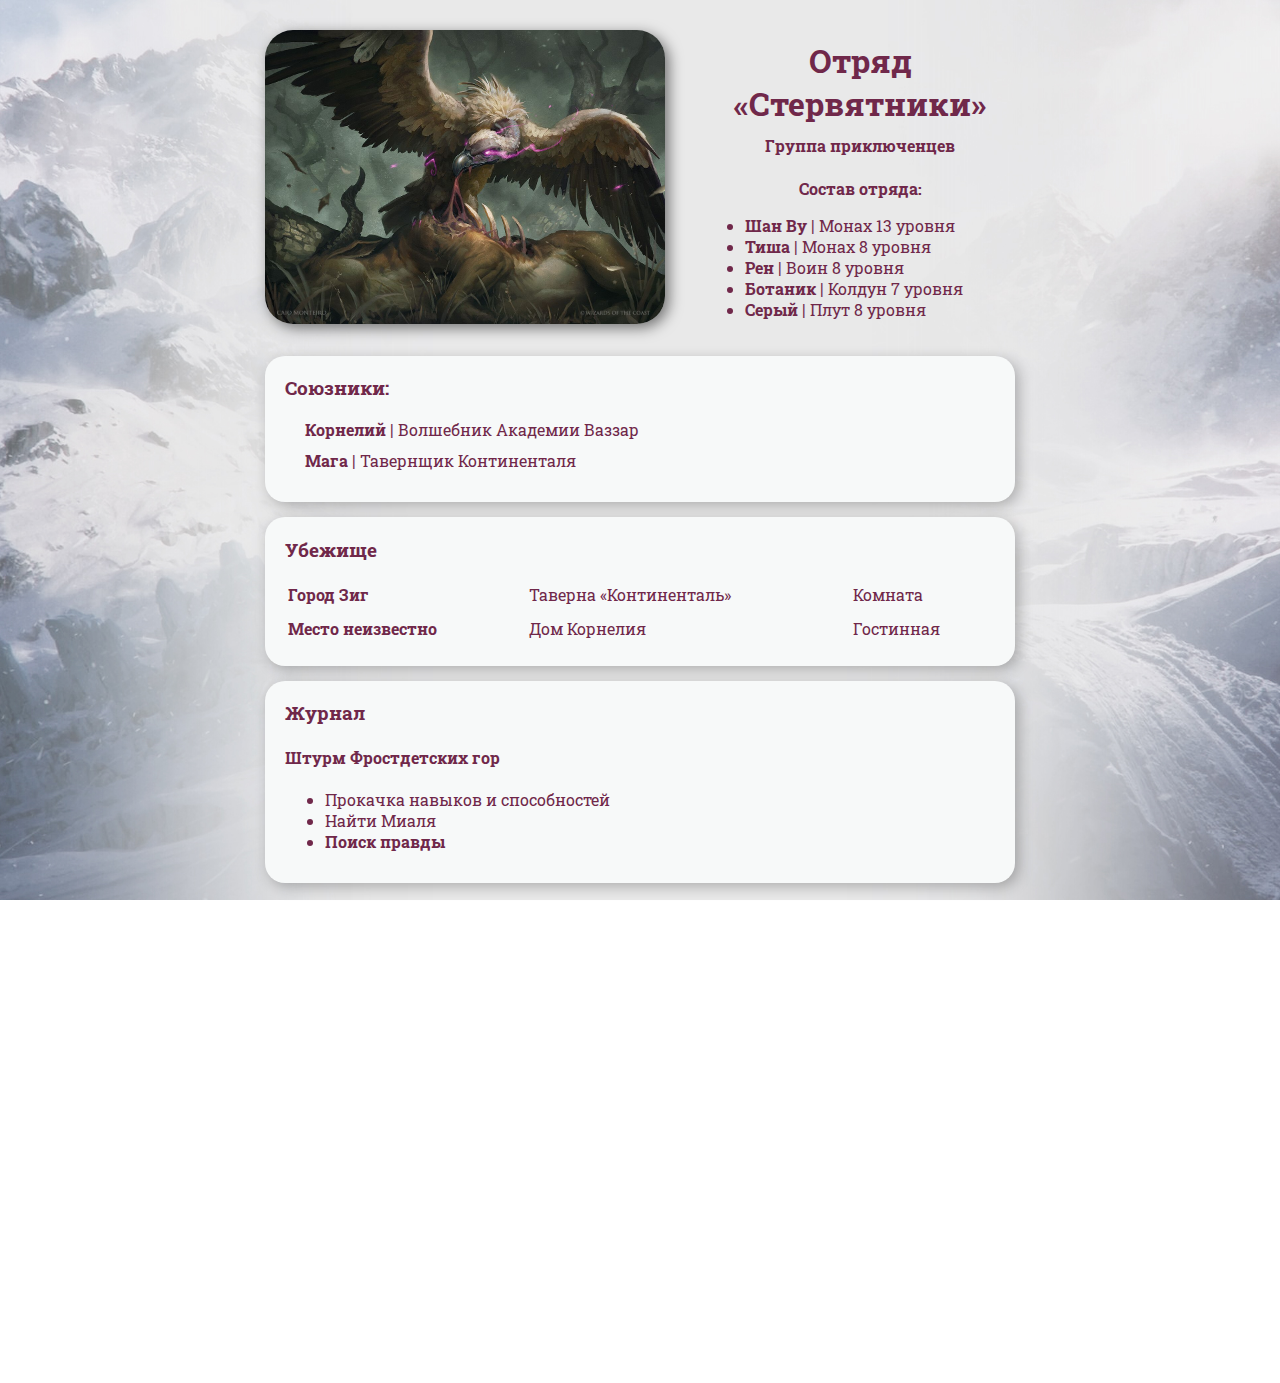
<file: index.html>
<!DOCTYPE html>
<html>
<head>
    <meta charset="UTF-8">
    <title>Стервятники</title>
    <link href="style.css" rel="stylesheet" />
</head>
<body>
    <div class="container">
        <div class="info">
                    <img src="gora.jpg" alt="тут горы"
                    class="avatar"/>
                    
                    <div class="info-text">
                    <h1 class="name">Отряд «Стервятники»</h1>
                    <p>Группа приключенцев</p>
                    <h4 class="command">Состав отряда:</h4>
                    <ul>
                    <li><a href="shan.html" target="blank"><strong>Шан Ву</strong> | Монах 13 уровня</a></li>
                    <li><a href="tisha.html" target="blank"><strong>Тиша</strong> | Монах 8 уровня</a></li>
                    <li><strong>Рен</strong> | Воин 8 уровня</li>
                    <li><strong>Ботаник</strong> | Колдун 7 уровня</li>
                    <li><strong>Серый</strong> | Плут 8 уровня</li>
                    </ul>
                    </div>
            </div>

            <div class="card bg-smoke">
                <h3>Союзники:</h3>
                <ol class="list">
                    <li><strong>Корнелий</strong> | Волшебник Академии Ваззар</li>
                    <li><strong>Мага</strong> | Тавернщик Континенталя</li>
                </ol>
            </div>

            <div class="card bg-smoke">
                <h3>Убежище</h3>
                <table class="table">
                    <tr>
                        <td><strong>Город Зиг</strong></td>
                        <td>Таверна «Континенталь»</td>
                        <td>Комната</td>
                    </tr>
                    <tr>
                        <td><strong>Место неизвестно</strong></td>
                        <td>Дом Корнелия</td>
                        <td>Гостинная</td>
                    </tr>
                </table>
            </div>

            <div class="card bg-smoke">
                <h3>Журнал</h3>
                <h4>Штурм Фростдетских гор</h4>
                <ul>
                    <li>Прокачка навыков и способностей</li>
                    <li>Найти Миаля</li>
                    <li><strong>Поиск правды</strong></li>
                </ul>
            </div>

    <div style="margin-bottom: 500px;">
    </div>
    </div>
</body>
</html>
</file>
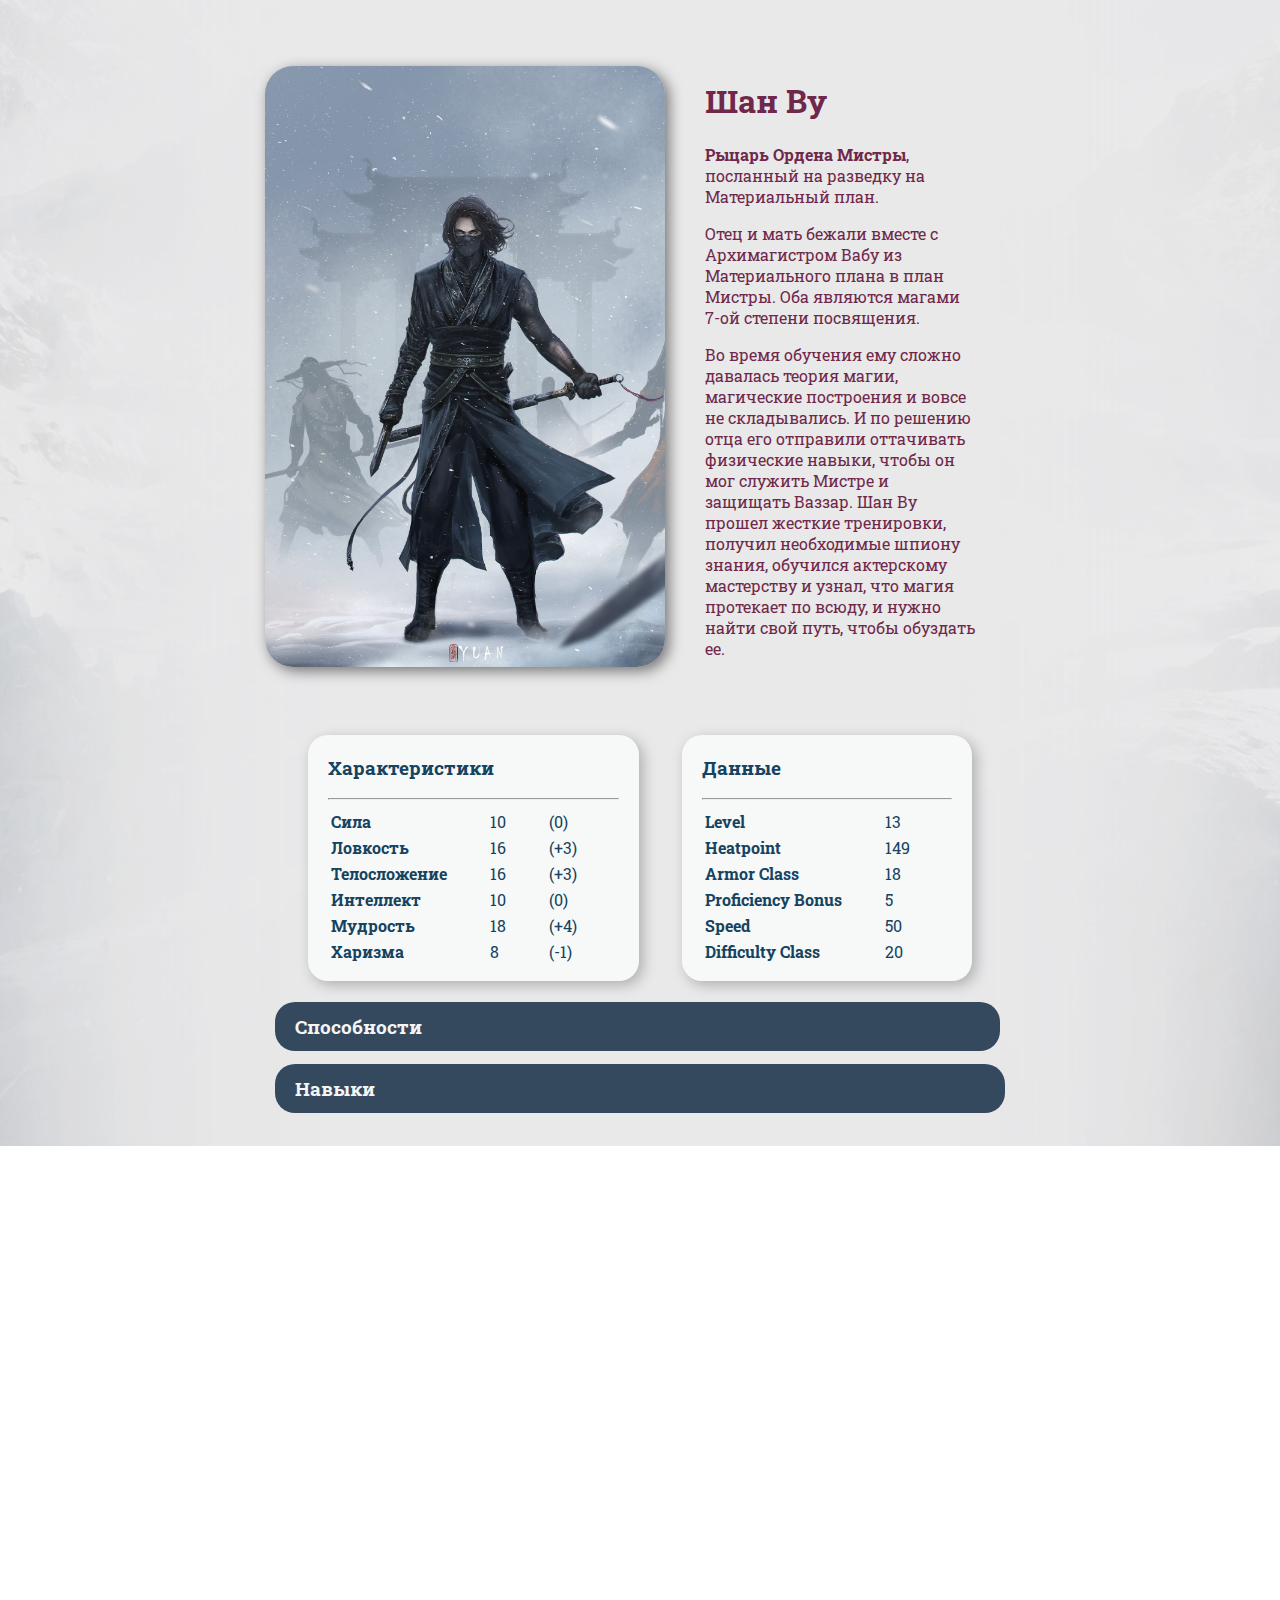
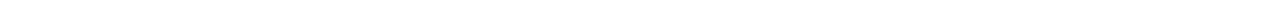
<file: shan.html>
<!DOCTYPE html>
<head>
    <meta charset="UTF-8">
    <title>Шан Ву</title>
    <link href="shan.css" rel="stylesheet"/>
    <script type="text/javascript">
		function toggle_show(id) {
			document.getElementById(id).style.display = document.getElementById(id).style.display == 'none' ? 'block' : 'none';
		}
		</script>
</head>
<body>
    <div class="container">
            <div class="info">
                <img src="Shan.jpg" alt="тут Шав Ву" class="avatar">
                <div class="info-text">
                <h1>Шан Ву</h1>
                <p><strong>Рыцарь Ордена Мистры</strong>, посланный на разведку на Материальный план.</p>
                <p>Отец и мать бежали вместе с Архимагистром Вабу из Материального плана в план Мистры. Оба являются магами 7-ой степени посвящения.</p>
                <p>Во время обучения ему сложно давалась теория магии, магические построения и вовсе не складывались. И по решению отца его отправили оттачивать физические навыки, чтобы он мог служить Мистре и защищать Ваззар. Шан Ву прошел жесткие тренировки, получил необходимые шпиону знания, обучился актерскому мастерству и узнал, что магия протекает по всюду, и нужно найти свой путь, чтобы обуздать ее.</p>
                </div>
            </div>
                <div class="option">
                    <div class="card bg-blue">
                        <h3>Характеристики</h3>
                        <hr>
                        <table class="char">
                            <tr>
                                <td><strong>Сила</strong></td>
                                <td>10</td>
                                <td>(0)</td>
                            </tr>
                            <tr>
                                <td><strong>Ловкость</strong></td>
                                <td>16</td>
                                <td>(+3)</td>
                            </tr>
                            <tr>
                                <td><strong>Телосложение</strong></td>
                                <td>16</td>
                                <td>(+3)</td>
                            </tr>
                            <tr>
                                <td><strong>Интеллект</strong></td>
                                <td>10</td>
                                <td>(0)</td>
                            </tr>
                            <tr>
                                <td><strong>Мудрость</strong></td>
                                <td>18</td>
                                <td>(+4)</td>
                            </tr>
                            <tr>
                                <td><strong>Харизма</strong></td>
                                <td>8</td>
                                <td>(-1)</td>
                            </tr>
                    </table>
                    </div>
                    <div class="card bg-blue">
                        <h3>Данные</h3>
                        <hr>
                        <table class="heat">
                            <tr>
                                <td><strong>Level</strong></td>
                                <td>13</td>
                            </tr>
                            <tr>
                                <td><strong>Heatpoint</strong></td>
                                <td>149</td>
                            </tr>
                            <tr>
                                <td><strong>Armor Class</strong></td>
                                <td>18</td>
                            </tr>
                            <tr>
                                <td><strong>Proficiency Bonus</strong></td>
                                <td>5</td>
                            </tr>
                            <tr>
                                <td><strong>Speed</strong></td>
                                <td>50</td>
                            </tr>
                            <tr>
                                <td><strong>Difficulty Class</strong></td>
                                <td>20</td>
                            </tr>
                    </table>
                    </div>
                </div>

                <div class="ability">
                    <ul class="list1">
                        <li onClick="toggle_show('abilities')"><h3 class="name">Способности</h3>
                            <ul id="abilities" style="display: none">
                            <hr>
                                <li>черта: Крушитель</li>
                                <li>Защита без доспехов</li>
                                <li>Боевые искусства</li>
                                <li>Движение без доспехов</li>
                                <li>ЦИ 13</li>
                                <li>Выбранное оружие</li>
                                <li>Путь Милосердия</li>
                                <li>Исцеляющая рука</li>
                                <li>Повреждающая рука</li>
                                <li>Отражение снарядов</li>
                                <li>Атака, наделённая ци</li>
                                <li>Медленное падение</li>
                                <li>черта: Эксперт в навыке</li>
                                <li>Ускоренное исцеление</li>
                                <li>Дополнительная атака</li>
                                <li>Ошеломляющий удар</li>
                                <li>Фокусировка на цели</li>
                                <li>Прикосновение целителя</li>
                                <li>Энергетические удары</li>
                                <li>Спокойствие разума</li>
                                <li>Увёртливость</li>
                                <li>черта: Академические знания</li>
                                <li>Улучшенное движение без доспехов</li>
                                <li>Чистота тела</li>
                                <li>Шквал исцеления и повреждения</li>
                                <li>черта: Крепкий</li>
                                <li>Язык солнца и луны</li>
                            </ul>
                        </li> 
				    </ul>
                </div>

                <div class="skill">
                    <ul div class="list1">
                        <li onClick="toggle_show('skills')"><h3 class="name">Навыки</h3>
                            <ul id="skills" style="display: none">
                                <hr>
                                <table class="sk">
                                    <tr>
                                        <td>Acrobatics ◆</td>
                                        <td>+8</td>
                                    </tr>
                                    <tr>
                                        <td>Animal Handing</td>
                                        <td>+4</td>
                                    </tr>
                                    <tr>
                                        <td>Arcana ◆</td>
                                        <td>9</td>
                                    </tr>
                                    <tr>
                                        <td>Athletics</td>
                                        <td>0</td>
                                    </tr>
                                    <tr>
                                        <td>Deception</td>
                                        <td>-1</td>
                                    </tr>
                                    <tr>
                                        <td>History</td>
                                        <td>0</td>
                                    </tr>
                                    <tr>
                                        <td>Insight ◆</td>
                                        <td>9</td>
                                    </tr>
                                    <tr>
                                        <td>Intimidation</td>
                                        <td>-1</td>
                                    </tr>
                                    <tr>
                                        <td>Investigation</td>
                                        <td>0</td>
                                    </tr>
                                    <tr>
                                        <td>Medicine ◆</td>
                                        <td>9</td>
                                    </tr>
                                    <tr>
                                        <td>Nature</td>
                                        <td>0</td>
                                    </tr>
                                    <tr>
                                        <td>Perception ◆</td>
                                        <td>14</td>
                                    </tr>
                                    <tr>
                                        <td>Perfomance</td>
                                        <td>-1</td>
                                    </tr>
                                    <tr>
                                        <td>Persuasion</td>
                                        <td>-1</td>
                                    </tr>
                                    <tr>
                                        <td>Religion</td>
                                        <td>0</td>
                                    </tr>
                                    <tr>
                                        <td>Sleight of Hand ◆</td>
                                        <td>8</td>
                                    </tr>
                                    <tr>
                                        <td>Stealth ◆</td>
                                        <td>8</td>
                                    </tr>
                                    <tr>
                                        <td>Survival</td>
                                        <td>4</td>
                                    </tr>
                                </table>
                            </ul>
                        </li>
				    </ul>
                </div>

        <div style="margin-bottom: 500px;">
        </div>
     </div>
</body>
</html>
</file>
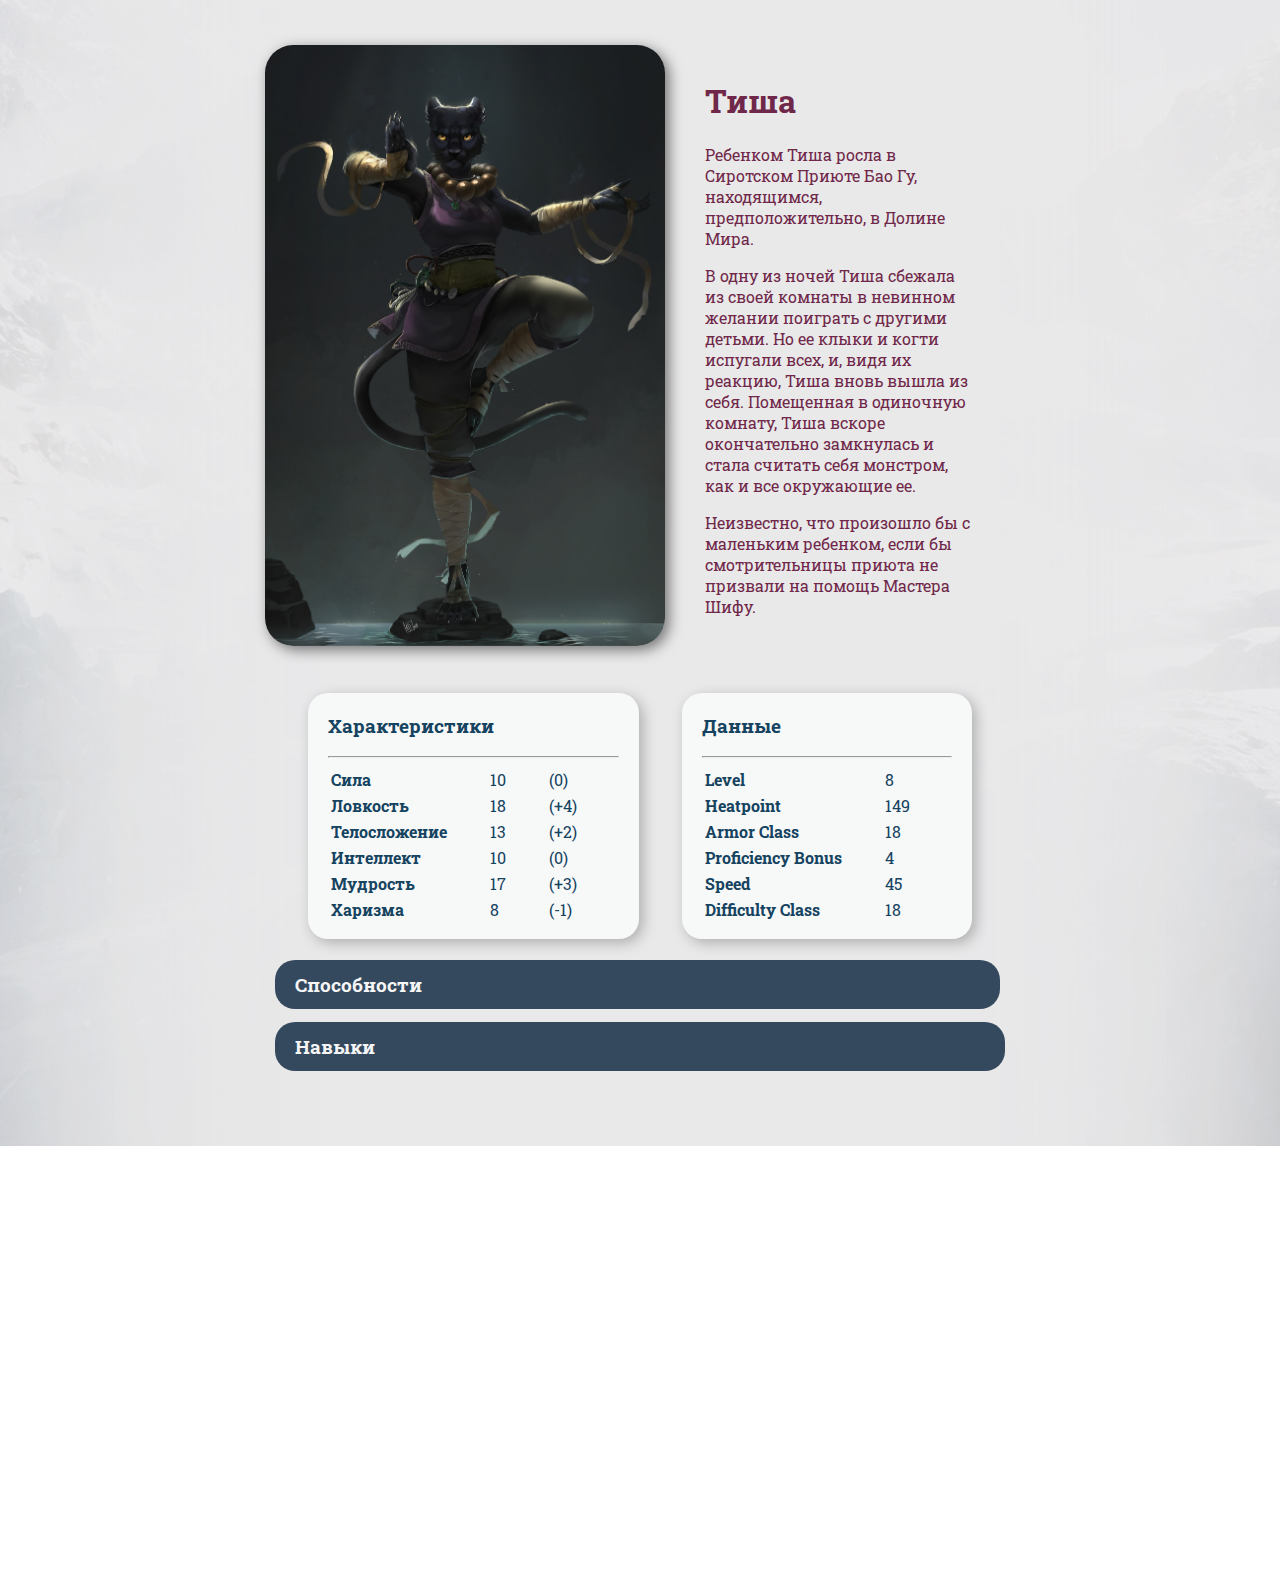
<file: tisha.html>
<!DOCTYPE html>
<html>
<head>
    <meta charset="UTF-8">
    <title>Тиша</title>
    <link href="shan.css" rel="stylesheet"/>
    <script type="text/javascript">
		function toggle_show(id) {
			document.getElementById(id).style.display = document.getElementById(id).style.display == 'none' ? 'block' : 'none';
		}
		</script>
</head>
<body>
    <div class="container">
            <div class="info">
                <img src="tisha.jpg" alt="тут Тиша" class="avatar">
                <div class="info-text">
                <h1>Тиша</h1>
                <p>Ребенком Тиша росла в Сиротском Приюте Бао Гу, находящимся, предположительно, в Долине Мира.</p>
                <p>В одну из ночей Тиша сбежала из своей комнаты в невинном желании поиграть с другими детьми. Но ее клыки и когти испугали всех, и, видя их реакцию, Тиша вновь вышла из себя. Помещенная в одиночную комнату, Тиша вскоре окончательно замкнулась и стала считать себя монстром, как и все окружающие ее.</p>
                <p>Неизвестно, что произошло бы с маленьким ребенком, если бы смотрительницы приюта не призвали на помощь Мастера Шифу.</p>
                </div>
            </div>
                <div class="option">
                    <div class="card bg-blue">
                        <h3>Характеристики</h3>
                        <hr>
                        <table class="char">
                            <tr>
                                <td><strong>Сила</strong></td>
                                <td>10</td>
                                <td>(0)</td>
                            </tr>
                            <tr>
                                <td><strong>Ловкость</strong></td>
                                <td>18</td>
                                <td>(+4)</td>
                            </tr>
                            <tr>
                                <td><strong>Телосложение</strong></td>
                                <td>13</td>
                                <td>(+2)</td>
                            </tr>
                            <tr>
                                <td><strong>Интеллект</strong></td>
                                <td>10</td>
                                <td>(0)</td>
                            </tr>
                            <tr>
                                <td><strong>Мудрость</strong></td>
                                <td>17</td>
                                <td>(+3)</td>
                            </tr>
                            <tr>
                                <td><strong>Харизма</strong></td>
                                <td>8</td>
                                <td>(-1)</td>
                            </tr>
                    </table>
                    </div>
                    <div class="card bg-blue">
                        <h3>Данные</h3>
                        <hr>
                        <table class="heat">
                            <tr>
                                <td><strong>Level</strong></td>
                                <td>8</td>
                            </tr>
                            <tr>
                                <td><strong>Heatpoint</strong></td>
                                <td>149</td>
                            </tr>
                            <tr>
                                <td><strong>Armor Class</strong></td>
                                <td>18</td>
                            </tr>
                            <tr>
                                <td><strong>Proficiency Bonus</strong></td>
                                <td>4</td>
                            </tr>
                            <tr>
                                <td><strong>Speed</strong></td>
                                <td>45</td>
                            </tr>
                            <tr>
                                <td><strong>Difficulty Class</strong></td>
                                <td>18</td>
                            </tr>
                    </table>
                    </div>
                </div>

                <div class="ability">
                    <ul class="list1">
                        <li onClick="toggle_show('abilities')"><h3 class="name">Способности</h3>
                            <ul id="abilities" style="display: none">
                            <hr>
                                <li>черта: Крушитель</li>
                                <li>Защита без доспехов</li>
                                <li>Боевые искусства</li>
                                <li>Движение без доспехов</li>
                                <li>ЦИ 8</li>
                                <li>Выбранное оружие</li>
                                <li>Путь Четырёх стихий</li>
                                <li>Исцеляющая рука</li>
                                <li>Повреждающая рука</li>
                                <li>Отражение снарядов</li>
                                <li>Атака, наделённая ци</li>
                                <li>Медленное падение</li>
                                <li>черта: Эксперт в навыке</li>
                                <li>Ускоренное исцеление</li>
                                <li>Дополнительная атака</li>
                                <li>Ошеломляющий удар</li>
                                <li>Фокусировка на цели</li>
                                <li>Прикосновение целителя</li>
                                <li>Энергетические удары</li>
                                <li>Спокойствие разума</li>
                                <li>Увёртливость</li>
                                <li>черта: Академические знания</li>
                                <li>Улучшенное движение без доспехов</li>
                                <li>Чистота тела</li>
                                <li>Шквал исцеления и повреждения</li>
                                <li>черта: Крепкий</li>
                                <li>Язык солнца и луны</li>
                            </ul>
                        </li> 
				    </ul>
                </div>

                <div class="skill">
                    <ul div class="list1">
                        <li onClick="toggle_show('skills')"><h3 class="name">Навыки</h3>
                            <ul id="skills" style="display: none">
                                <hr>
                                <table class="sk">
                                    <tr>
                                        <td>Acrobatics ◆</td>
                                        <td>+8</td>
                                    </tr>
                                    <tr>
                                        <td>Animal Handing</td>
                                        <td>+4</td>
                                    </tr>
                                    <tr>
                                        <td>Arcana ◆</td>
                                        <td>9</td>
                                    </tr>
                                    <tr>
                                        <td>Athletics</td>
                                        <td>0</td>
                                    </tr>
                                    <tr>
                                        <td>Deception</td>
                                        <td>-1</td>
                                    </tr>
                                    <tr>
                                        <td>History</td>
                                        <td>0</td>
                                    </tr>
                                    <tr>
                                        <td>Insight ◆</td>
                                        <td>9</td>
                                    </tr>
                                    <tr>
                                        <td>Intimidation</td>
                                        <td>-1</td>
                                    </tr>
                                    <tr>
                                        <td>Investigation</td>
                                        <td>0</td>
                                    </tr>
                                    <tr>
                                        <td>Medicine ◆</td>
                                        <td>9</td>
                                    </tr>
                                    <tr>
                                        <td>Nature</td>
                                        <td>0</td>
                                    </tr>
                                    <tr>
                                        <td>Perception ◆</td>
                                        <td>14</td>
                                    </tr>
                                    <tr>
                                        <td>Perfomance</td>
                                        <td>-1</td>
                                    </tr>
                                    <tr>
                                        <td>Persuasion</td>
                                        <td>-1</td>
                                    </tr>
                                    <tr>
                                        <td>Religion</td>
                                        <td>0</td>
                                    </tr>
                                    <tr>
                                        <td>Sleight of Hand ◆</td>
                                        <td>8</td>
                                    </tr>
                                    <tr>
                                        <td>Stealth ◆</td>
                                        <td>8</td>
                                    </tr>
                                    <tr>
                                        <td>Survival</td>
                                        <td>4</td>
                                    </tr>
                                </table>
                            </ul>
                        </li>
				    </ul>
                </div>

        <div style="margin-bottom: 500px;">
        </div>
     </div>
</body>
</html>
</file>
<file: style.css>
@import url('https://fonts.googleapis.com/css2?family=Roboto+Slab&display=swap');

body {
    background-image: url("back.jpg");
    background-repeat: no-repeat;
    background-attachment:fixed;
    background-size: cover;
    background-position: center;
    color: #70284a;
    font-size: 16px;
    font-weight: normal;
    font-family:'Roboto Slab', serif;
}

a {
    color: #70284a;
    text-decoration: none;
}

a:hover {
    text-decoration: underline;
}

a:active {
    color: #287274;
}

.avatar {
    width: 400px;
    border-radius: 28px;
    box-shadow: 4px 4px 14px rgba(0,0,0,0.50);
    margin:auto;
}

.name {
    text-align: center;
}
.command {
    text-align: center;
    margin-bottom: 1%;
}

.info p {
    color: #70284a;
    margin: 0;
    font-style: normal;
    font-weight: bold;
    text-decoration: none;
    text-align: center;
}

.info {
    display: flex;
    margin-bottom: 20px;
    color: #70284a;
}

.info-text {
    margin-left: 40px;
}

.info-text h1 {
    margin-bottom: 10px;
}

.container {
    max-width: 750px;
    margin: auto;
    padding-top: 10px;
}

.bg-smoke {
    background: #F7F9F9;
}

.card {
padding: 1px 20px 15px 20px;
margin-bottom: 15px;
border-radius: 20px;
box-shadow: 4px 4px 14px rgba(0,0,0,0.25);
}

.card h2 {
    margin-bottom: 10px;
}

.list {
    padding: 0 20px;
    list-style: none;
}

.list li {
    margin-bottom: 10px;
}

.table {
    width: 100%;
}

.table td {
    padding-bottom: 10px;
}

.game h3 {
    text-align: center;
}
</file>
<file: shan.css>
@import url('https://fonts.googleapis.com/css2?family=Roboto+Slab&display=swap');

body {
    background-image: url("back.jpg");
    background-repeat: no-repeat;
    background-attachment:fixed;
    background-size: auto;
    background-position: center;
    color: #154360;
    font-size: 16px;
    font-weight: normal;
    font-family:'Roboto Slab', serif;
}

a {
    color: #70284a;
    text-decoration: none;
}

a:hover {
    text-decoration: underline;
}

a:active {
    color: #287274;
}

.avatar {
    width: 400px;
    border-radius: 28px;
    box-shadow: 4px 4px 14px rgba(0,0,0,0.50);
    margin:auto;
}

.info {
    display: flex;
    margin-bottom: 20px;
    color: #70284a;
}

.info-text {
    margin: 40px;
}

.container {
    max-width: 750px;
    margin: auto;
    padding-top: 10px;
}

.bg-blue {
    background: #F7F9F9;
}

.card {
    padding: 1px 20px 15px 20px;
    margin-bottom: 15px;
    border-radius: 20px;
    box-shadow: 4px 4px 14px rgba(0,0,0,0.25);
    max-width: 750px;
}

.char td{
    padding-bottom: 2px;
    padding-right: 40px;
}

.heat td{
    padding-bottom: 2px;
    padding-right: 40px;
}

.option {
    display: flex;
    width: 750px;
    border: 1px;
    margin: auto;
    justify-content: space-evenly;
}

.ability {
    padding: 1px 10px 2px 5px;
    max-width: 750px;
}

.list1 {
    list-style: none;
    background: #34495E;
    padding: 2px 10px;
    margin: 5px;
    border-radius: 20px;
    color: whitesmoke;
    font-size: 16px;
}

#abilities {
    padding: 0 10px 10px 40px;
    list-style:disc;
}

.skill {
    padding: 1px 5px 2px 5px;
    border-radius: 10px;
    max-width: 750px;
}

.list1 {
    list-style: none;
}

#skills {
    padding: 0%;
    list-style:circle;
}

.sk {
    padding: 1px 20px 15px 20px;
    margin-bottom: 15px;
    border-radius: 20px;
    max-width: 750px;
}

.sk td {
    padding-bottom: 2px;
    padding-right: 40px;
}

.name {
    margin: 10px;
    color: whitesmoke
}
</file>
